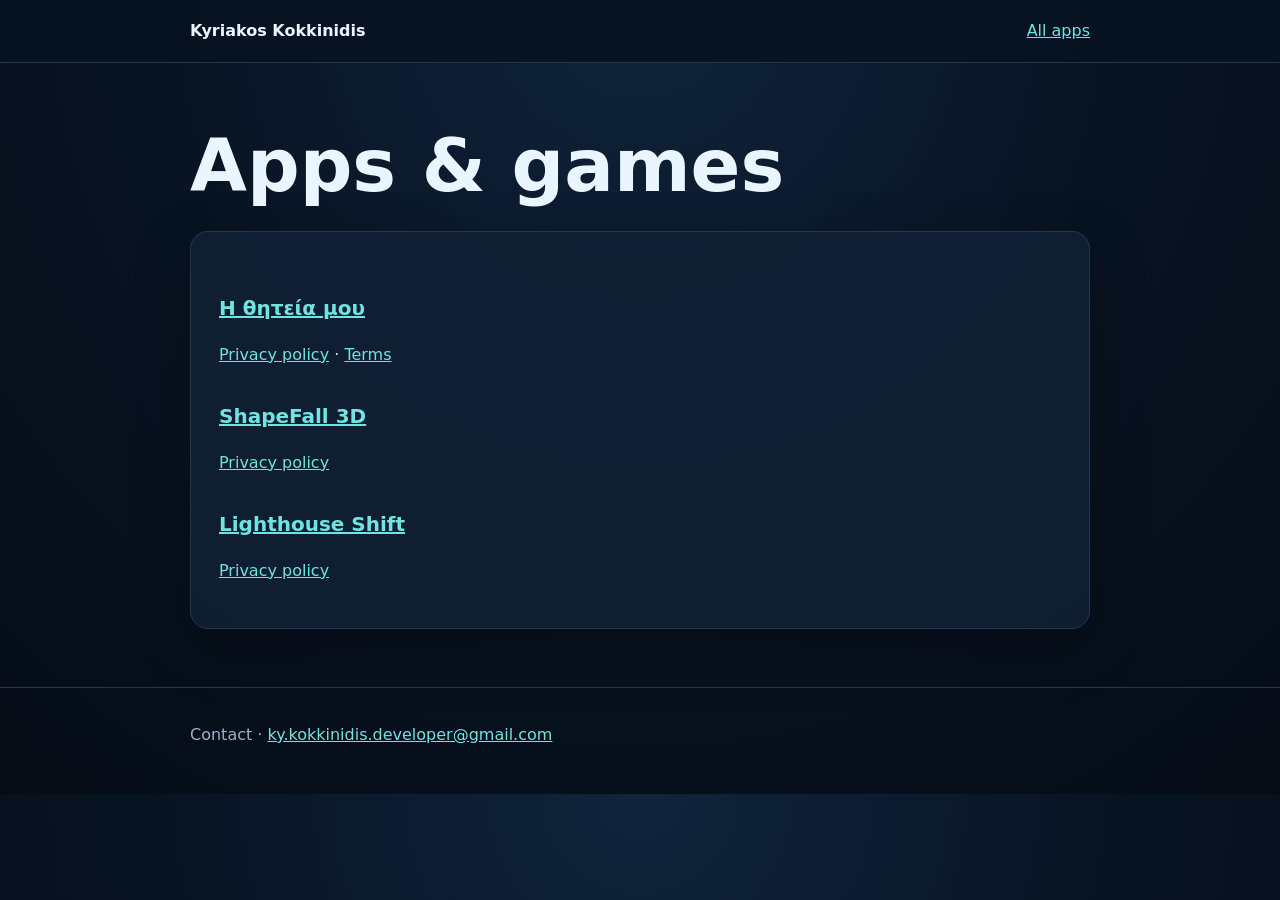
<file: index.html>
<!doctype html>
<html lang="en"><head><meta charset="utf-8"><meta name="viewport" content="width=device-width,initial-scale=1"><title>Apps & games — Kyriakos Kokkinidis</title><link rel="stylesheet" href="shapefall3d/styles.css"></head><body>
<header><div class="wrap"><strong>Kyriakos Kokkinidis</strong><a href="./">All apps</a></div></header>
<main class="wrap"><section class="hero"><h1>Apps & games</h1></section><section class="card"><h2 lang="el"><a href="i-thiteia-mou/">Η θητεία μου</a></h2><p><a href="i-thiteia-mou/privacy.html">Privacy policy</a> · <a href="i-thiteia-mou/terms.html">Terms</a></p><h2><a href="shapefall3d/">ShapeFall 3D</a></h2><p><a href="shapefall3d/privacy.html">Privacy policy</a></p><h2><a href="lighthouseshift/">Lighthouse Shift</a></h2><p><a href="lighthouseshift/privacy.html">Privacy policy</a></p></section></main><footer><div class="wrap">Contact · <a href="mailto:ky.kokkinidis.developer@gmail.com">ky.kokkinidis.developer@gmail.com</a></div></footer></body></html>
</file>
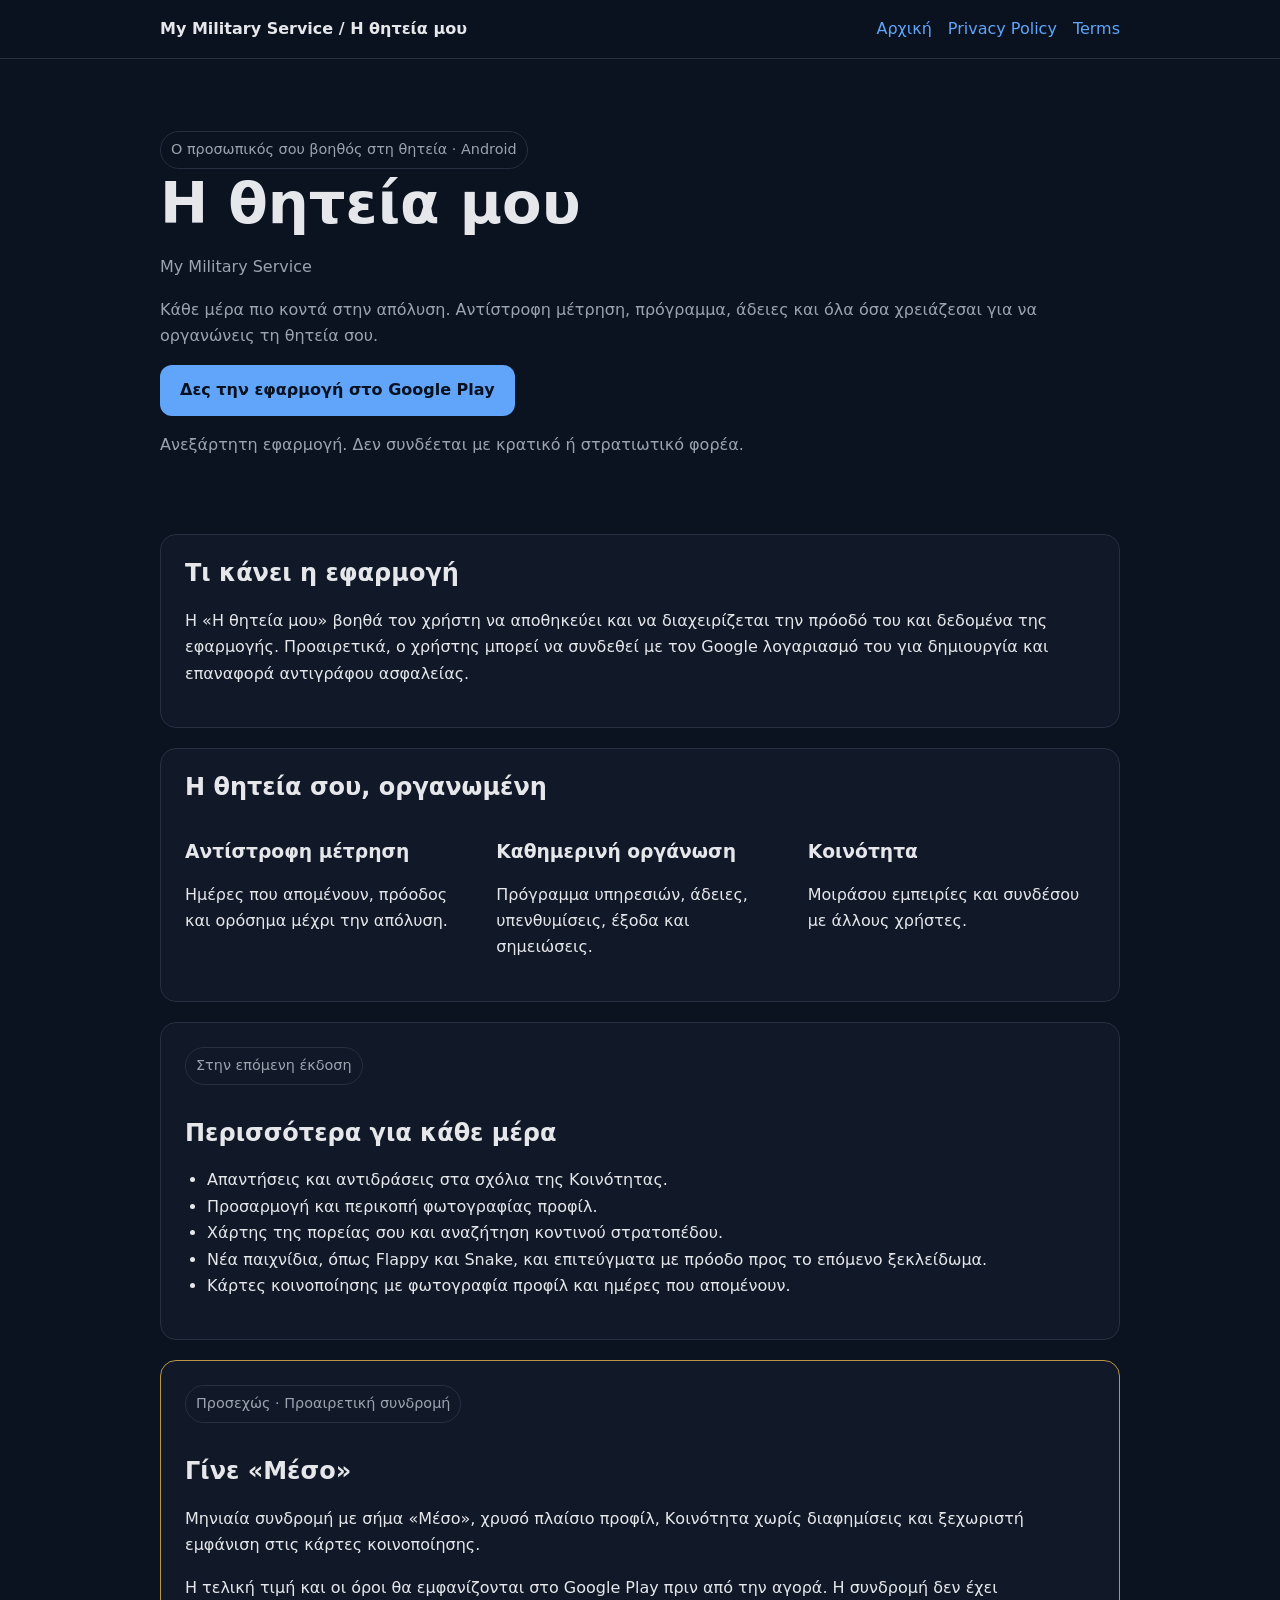
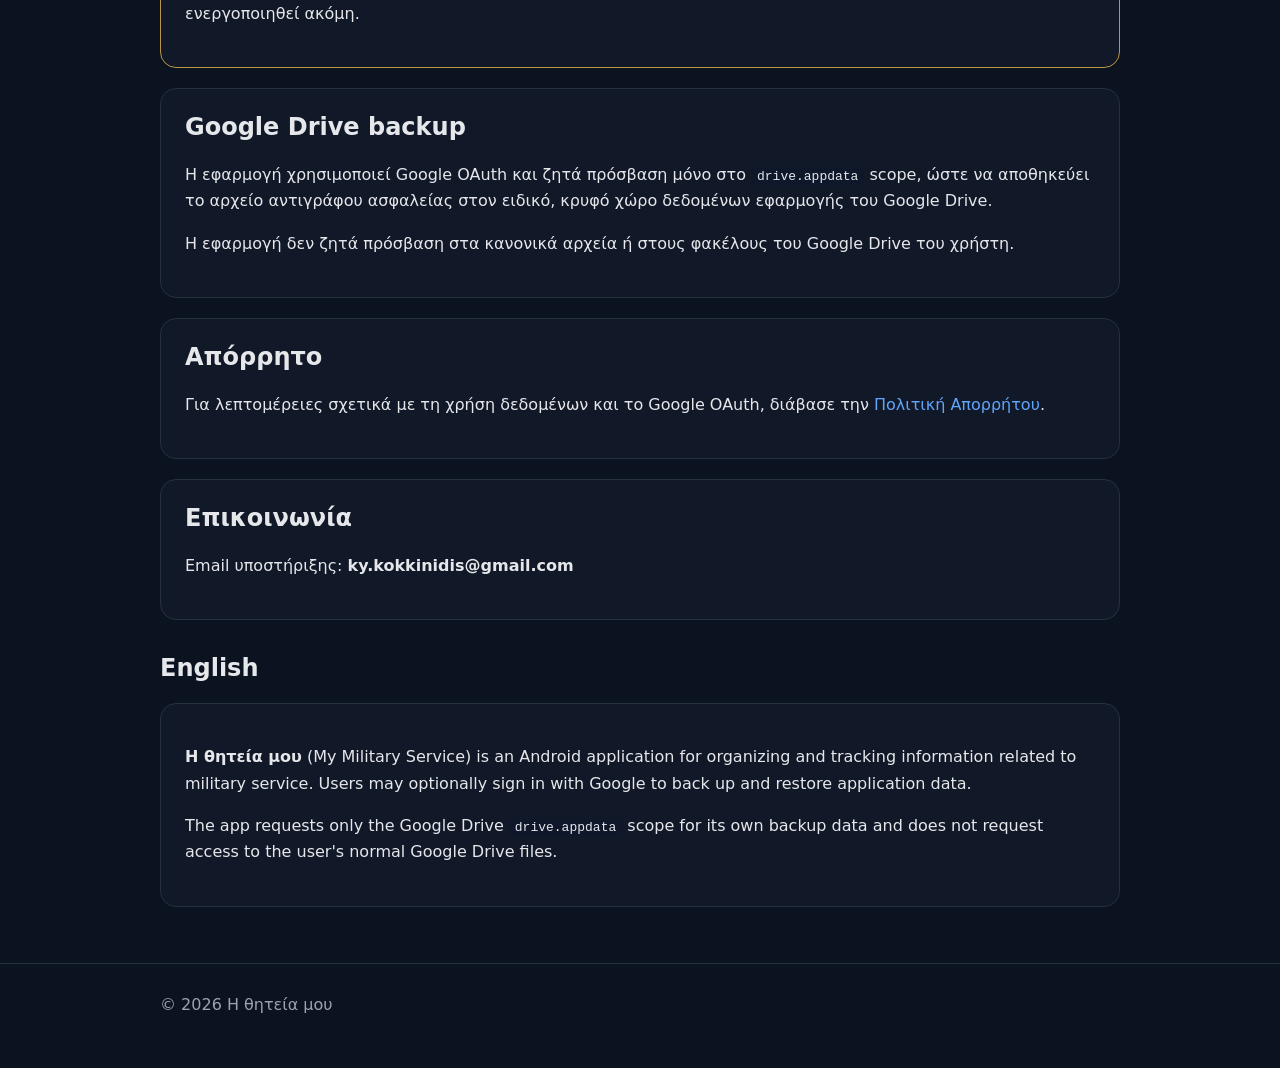
<file: i-thiteia-mou/index.html>
<!doctype html>
<html lang="el">
<head>
  <meta charset="utf-8">
  <meta name="viewport" content="width=device-width,initial-scale=1">
  <meta name="google-site-verification" content="En69V1-WqNW491M5iXir9cw8UQ_1f-vaIfh_tjFpFWw" />
  <title>My Military Service / Η θητεία μου</title>
  <meta name="description" content="Η θητεία μου - εφαρμογή οργάνωσης και παρακολούθησης στρατιωτικής θητείας.">
  <link rel="stylesheet" href="styles.css">
</head>
<body>
<header>
  <div class="container">
    <nav>
      <strong>My Military Service / Η θητεία μου</strong>
      <div class="links">
        <a href="index.html">Αρχική</a>
        <a href="privacy.html">Privacy Policy</a>
        <a href="terms.html">Terms</a>
      </div>
    </nav>
  </div>
</header>
<main class="container">
  <section class="hero">
    <span class="badge">Ο προσωπικός σου βοηθός στη θητεία · Android</span>
    <h1>Η θητεία μου</h1><p class="muted" lang="en">My Military Service</p>
    <p class="muted">Κάθε μέρα πιο κοντά στην απόλυση. Αντίστροφη μέτρηση, πρόγραμμα, άδειες και όλα όσα χρειάζεσαι για να οργανώνεις τη θητεία σου.</p>
  <p><a class="button" href="https://play.google.com/store/apps/details?id=gr.kyriakos.i_thiteia_mou">Δες την εφαρμογή στο Google Play</a></p>
    <p class="muted">Ανεξάρτητη εφαρμογή. Δεν συνδέεται με κρατικό ή στρατιωτικό φορέα.</p>
  </section>
  <section class="card">
    <h2>Τι κάνει η εφαρμογή</h2>
    <p>Η «Η θητεία μου» βοηθά τον χρήστη να αποθηκεύει και να διαχειρίζεται την πρόοδό του και δεδομένα της εφαρμογής. Προαιρετικά, ο χρήστης μπορεί να συνδεθεί με τον Google λογαριασμό του για δημιουργία και επαναφορά αντιγράφου ασφαλείας.</p>
  </section>
<section class="card"><h2>Η θητεία σου, οργανωμένη</h2><div class="feature-grid"><div><h3>Αντίστροφη μέτρηση</h3><p>Ημέρες που απομένουν, πρόοδος και ορόσημα μέχρι την απόλυση.</p></div><div><h3>Καθημερινή οργάνωση</h3><p>Πρόγραμμα υπηρεσιών, άδειες, υπενθυμίσεις, έξοδα και σημειώσεις.</p></div><div><h3>Κοινότητα</h3><p>Μοιράσου εμπειρίες και συνδέσου με άλλους χρήστες.</p></div></div></section>
<section class="card"><span class="badge">Στην επόμενη έκδοση</span><h2>Περισσότερα για κάθε μέρα</h2><ul><li>Απαντήσεις και αντιδράσεις στα σχόλια της Κοινότητας.</li><li>Προσαρμογή και περικοπή φωτογραφίας προφίλ.</li><li>Χάρτης της πορείας σου και αναζήτηση κοντινού στρατοπέδου.</li><li>Νέα παιχνίδια, όπως Flappy και Snake, και επιτεύγματα με πρόοδο προς το επόμενο ξεκλείδωμα.</li><li>Κάρτες κοινοποίησης με φωτογραφία προφίλ και ημέρες που απομένουν.</li></ul></section>
<section class="card membership"><span class="badge">Προσεχώς · Προαιρετική συνδρομή</span><h2>Γίνε «Μέσο»</h2><p>Μηνιαία συνδρομή με σήμα «Μέσο», χρυσό πλαίσιο προφίλ, Κοινότητα χωρίς διαφημίσεις και ξεχωριστή εμφάνιση στις κάρτες κοινοποίησης.</p><p>Η τελική τιμή και οι όροι θα εμφανίζονται στο Google Play πριν από την αγορά. Η συνδρομή δεν έχει ενεργοποιηθεί ακόμη.</p></section>
  <section class="card">
    <h2>Google Drive backup</h2>
    <p>Η εφαρμογή χρησιμοποιεί Google OAuth και ζητά πρόσβαση μόνο στο <code>drive.appdata</code> scope, ώστε να αποθηκεύει το αρχείο αντιγράφου ασφαλείας στον ειδικό, κρυφό χώρο δεδομένων εφαρμογής του Google Drive.</p>
    <p>Η εφαρμογή δεν ζητά πρόσβαση στα κανονικά αρχεία ή στους φακέλους του Google Drive του χρήστη.</p>
  </section>
  <section class="card">
    <h2>Απόρρητο</h2>
    <p>Για λεπτομέρειες σχετικά με τη χρήση δεδομένων και το Google OAuth, διάβασε την <a href="privacy.html">Πολιτική Απορρήτου</a>.</p>
  </section>
  <section class="card">
    <h2>Επικοινωνία</h2>
    <p>Email υποστήριξης: <strong>ky.kokkinidis@gmail.com</strong></p>
  </section>
  <section class="lang-block">
    <h2>English</h2>
    <div class="card">
      <p><strong>Η θητεία μου</strong> (My Military Service) is an Android application for organizing and tracking information related to military service. Users may optionally sign in with Google to back up and restore application data.</p>
      <p>The app requests only the Google Drive <code>drive.appdata</code> scope for its own backup data and does not request access to the user's normal Google Drive files.</p>
    </div>
  </section>
</main>
<footer><div class="container">© 2026 Η θητεία μου</div></footer>
</body>
</html>
</file>
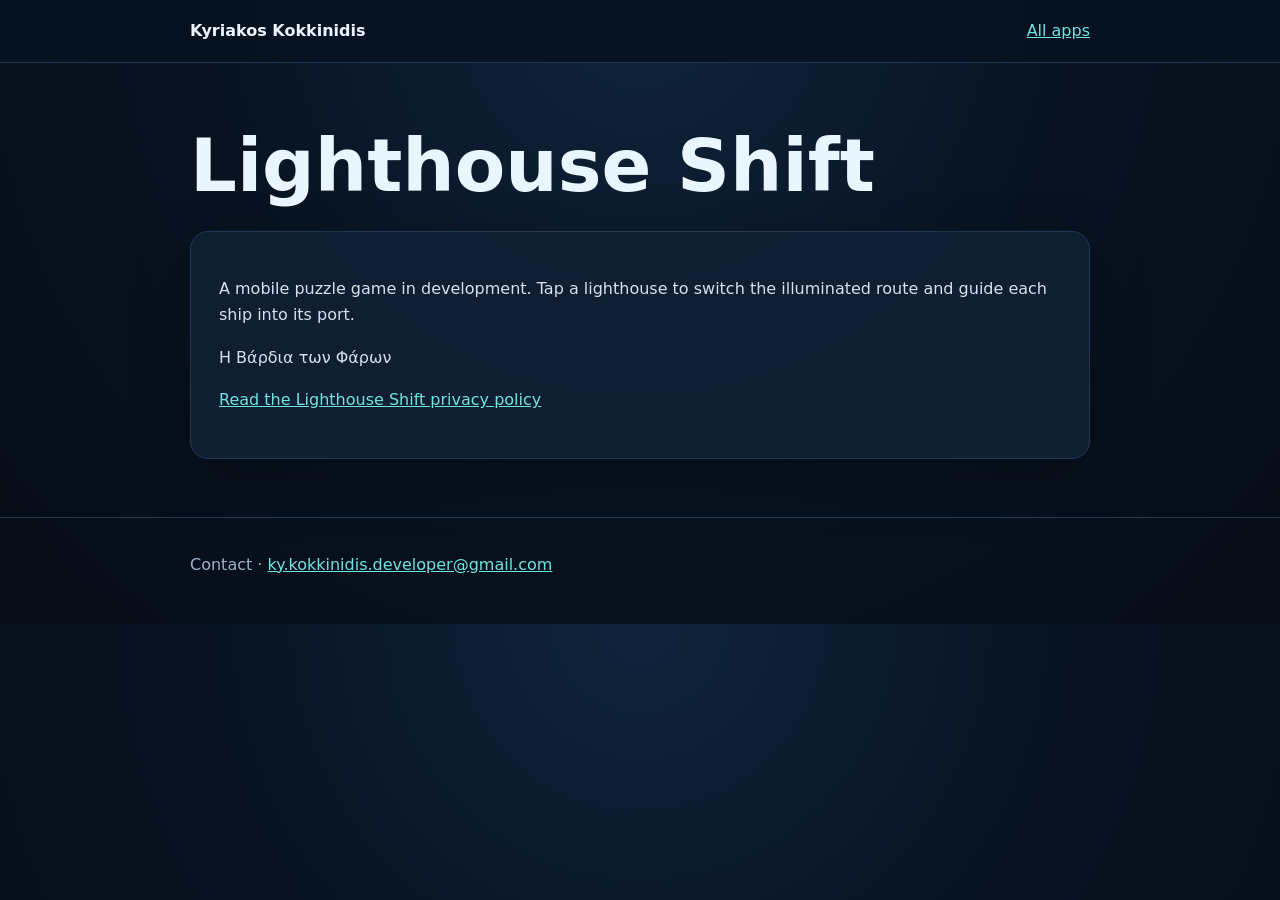
<file: lighthouseshift/index.html>
<!doctype html>
<html lang="en"><head><meta charset="utf-8"><meta name="viewport" content="width=device-width,initial-scale=1"><title>Lighthouse Shift — Kyriakos Kokkinidis</title><link rel="stylesheet" href="../shapefall3d/styles.css"></head><body>
<header><div class="wrap"><strong>Kyriakos Kokkinidis</strong><a href="../">All apps</a></div></header>
<main class="wrap"><section class="hero"><h1>Lighthouse Shift</h1></section><section class="card"><p>A mobile puzzle game in development. Tap a lighthouse to switch the illuminated route and guide each ship into its port.</p><p lang="el">Η Βάρδια των Φάρων</p><p><a href="privacy.html">Read the Lighthouse Shift privacy policy</a></p></section></main><footer><div class="wrap">Contact · <a href="mailto:ky.kokkinidis.developer@gmail.com">ky.kokkinidis.developer@gmail.com</a></div></footer></body></html>
</file>
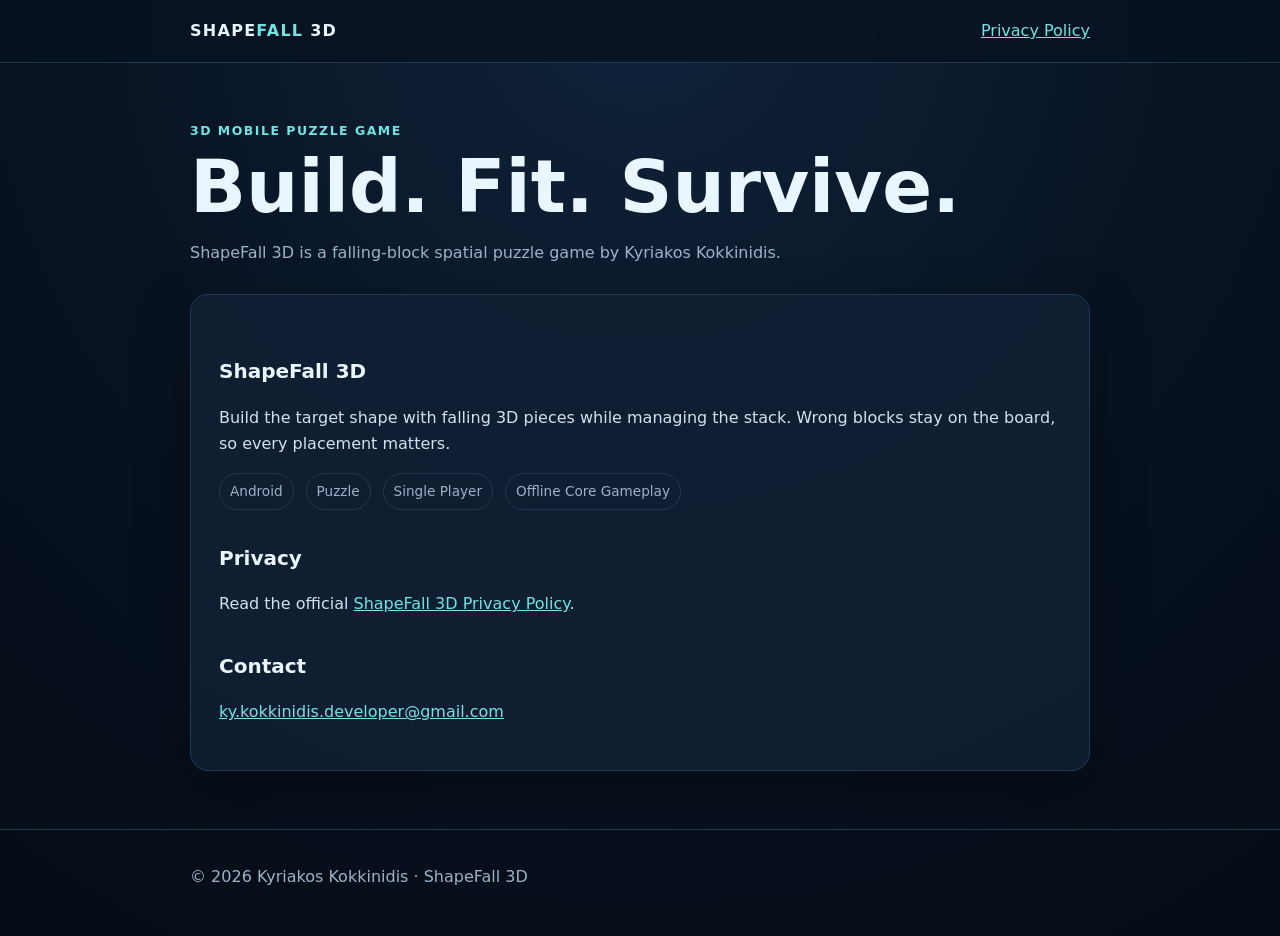
<file: shapefall3d/index.html>
<!doctype html>
<html lang="en">
<head>
  <meta charset="utf-8">
  <meta name="viewport" content="width=device-width,initial-scale=1">
  <title>ShapeFall 3D — Kyriakos Kokkinidis</title>
  <meta name="description" content="Official information and privacy resources for ShapeFall 3D.">
  <link rel="stylesheet" href="styles.css">
</head>
<body>
<header><div class="wrap"><div class="brand">SHAPE<span class="accent">FALL</span> 3D</div><a href="privacy.html">Privacy Policy</a></div></header>
<main class="wrap">
  <section class="hero">
    <div class="eyebrow">3D Mobile Puzzle Game</div>
    <h1>Build. Fit. Survive.</h1>
    <p class="muted">ShapeFall 3D is a falling-block spatial puzzle game by Kyriakos Kokkinidis.</p>
  </section>
  <section class="card">
    <h2>ShapeFall 3D</h2>
    <p>Build the target shape with falling 3D pieces while managing the stack. Wrong blocks stay on the board, so every placement matters.</p>
    <div class="meta"><span class="pill">Android</span><span class="pill">Puzzle</span><span class="pill">Single Player</span><span class="pill">Offline Core Gameplay</span></div>
    <h2>Privacy</h2>
    <p>Read the official <a href="privacy.html">ShapeFall 3D Privacy Policy</a>.</p>
    <h2>Contact</h2>
    <p><a href="mailto:ky.kokkinidis.developer@gmail.com">ky.kokkinidis.developer@gmail.com</a></p>
  </section>
</main>
<footer><div class="wrap">© 2026 Kyriakos Kokkinidis · ShapeFall 3D</div></footer>
</body>
</html>
</file>
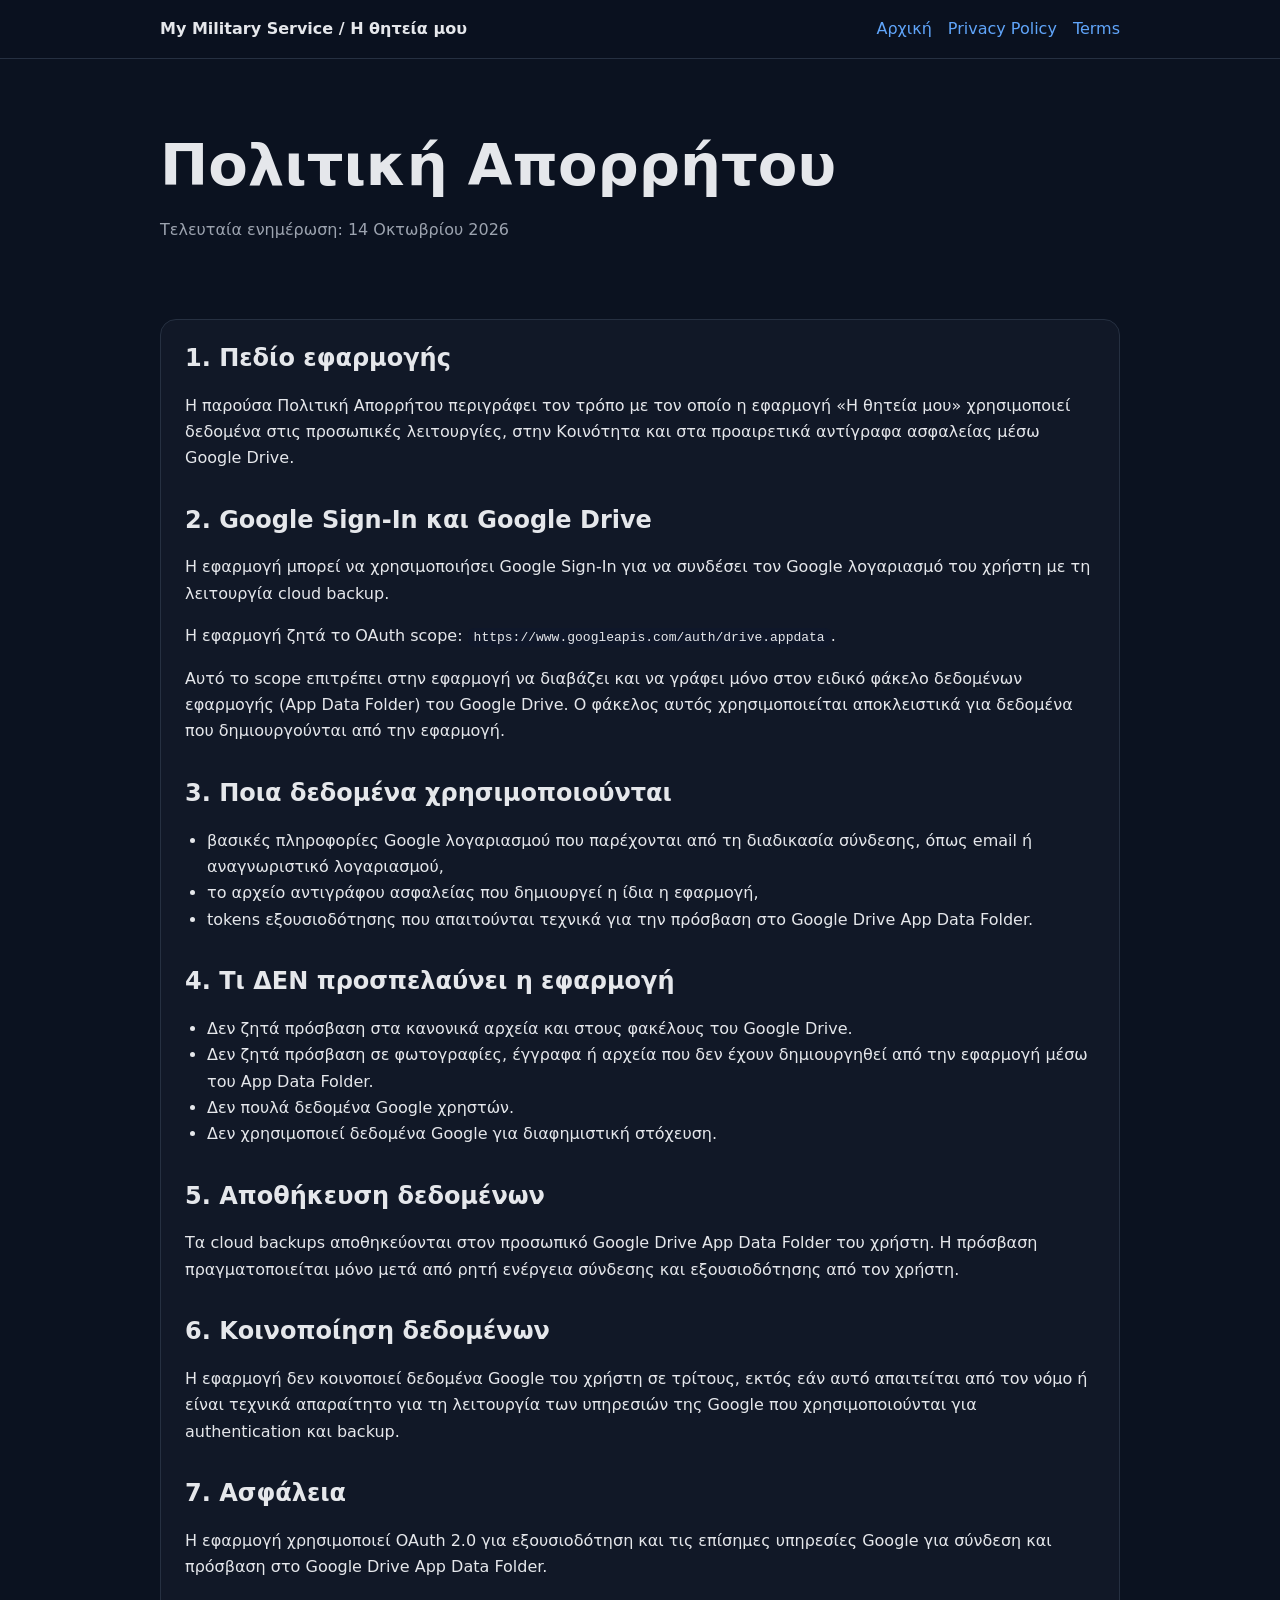
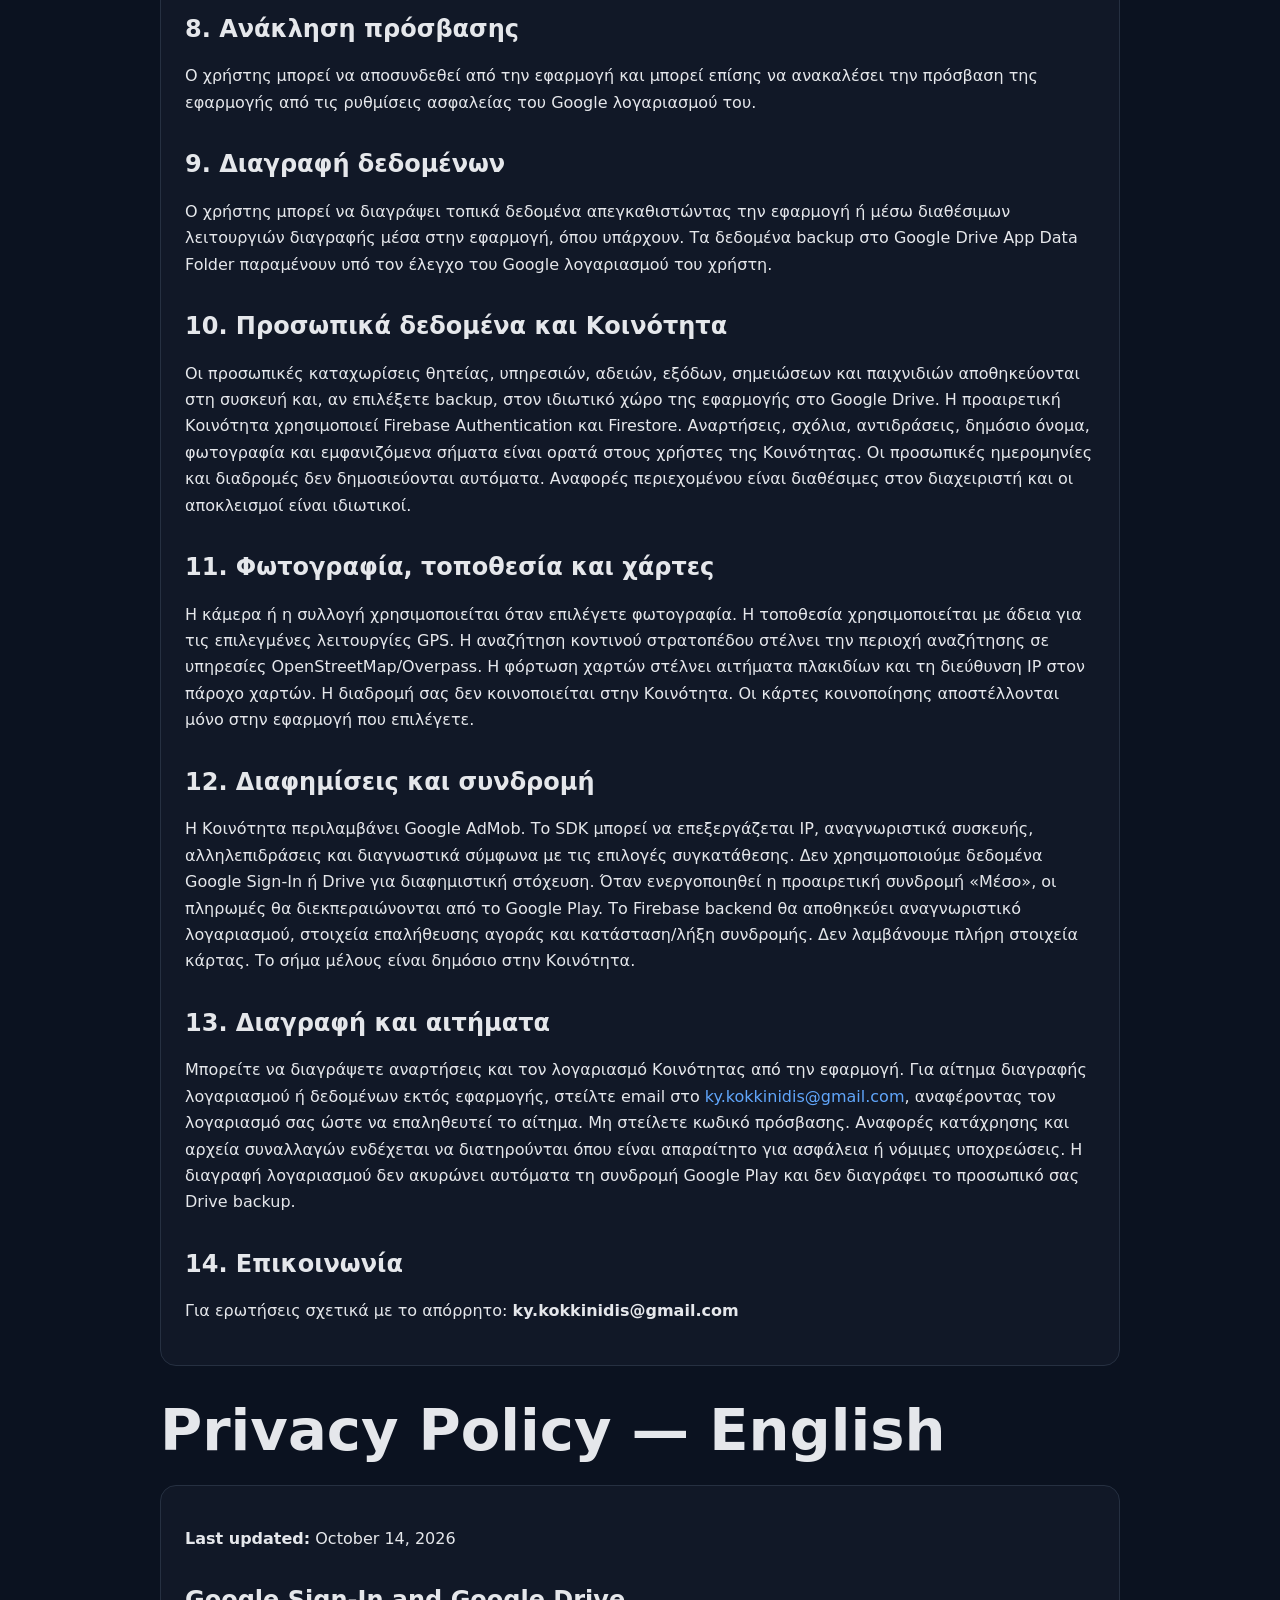
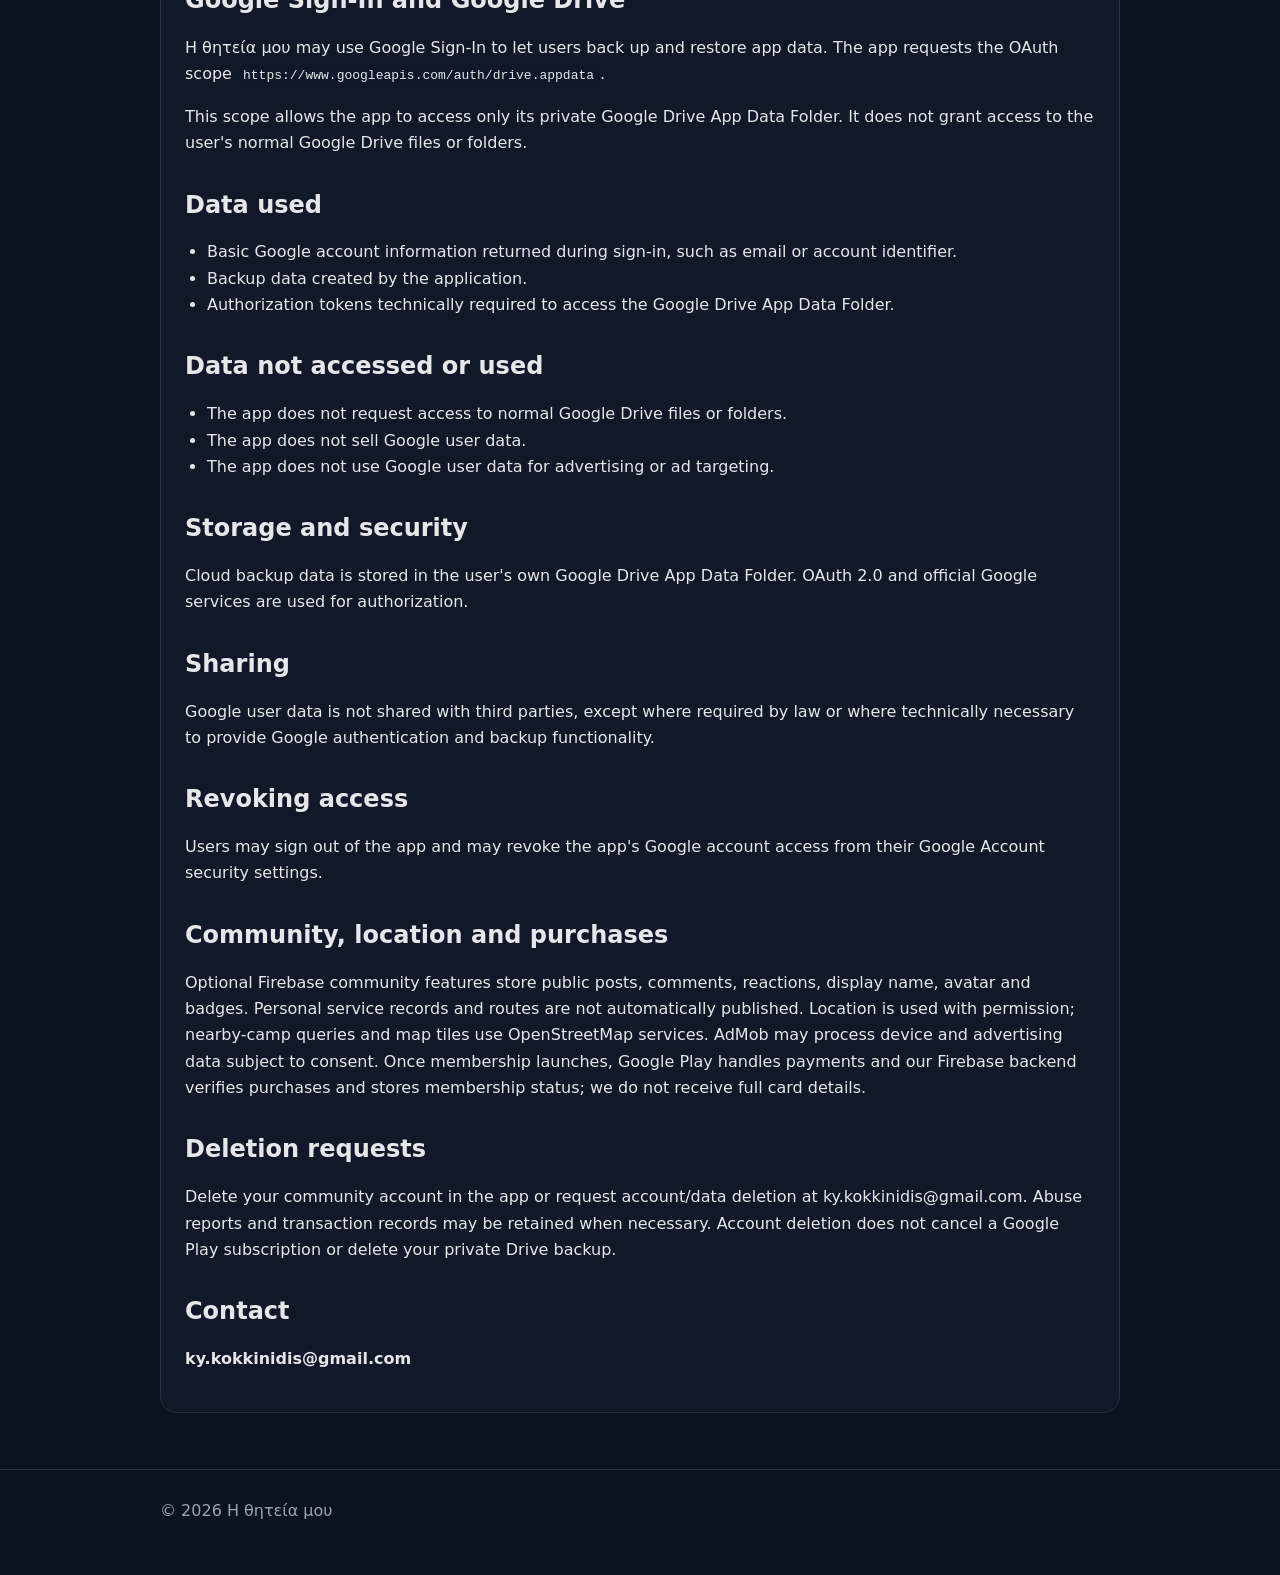
<file: i-thiteia-mou/privacy.html>
<!doctype html>
<html lang="el">
<head>
  <meta charset="utf-8">
  <meta name="viewport" content="width=device-width,initial-scale=1">
  <title>Privacy Policy - Η θητεία μου</title>
  <link rel="stylesheet" href="styles.css">
</head>
<body>
<header>
  <div class="container">
    <nav>
      <strong>My Military Service / Η θητεία μου</strong>
      <div class="links">
        <a href="index.html">Αρχική</a>
        <a href="privacy.html">Privacy Policy</a>
        <a href="terms.html">Terms</a>
      </div>
    </nav>
  </div>
</header>
<main class="container">
  <section class="hero">
    <h1>Πολιτική Απορρήτου</h1>
    <p class="muted">Τελευταία ενημέρωση: 14 Οκτωβρίου 2026</p>
  </section>
  <div class="card">
    <h2>1. Πεδίο εφαρμογής</h2>
    <p>Η παρούσα Πολιτική Απορρήτου περιγράφει τον τρόπο με τον οποίο η εφαρμογή «Η θητεία μου» χρησιμοποιεί δεδομένα στις προσωπικές λειτουργίες, στην Κοινότητα και στα προαιρετικά αντίγραφα ασφαλείας μέσω Google Drive.</p>
    <h2>2. Google Sign-In και Google Drive</h2>
    <p>Η εφαρμογή μπορεί να χρησιμοποιήσει Google Sign-In για να συνδέσει τον Google λογαριασμό του χρήστη με τη λειτουργία cloud backup.</p>
    <p>Η εφαρμογή ζητά το OAuth scope: <code>https://www.googleapis.com/auth/drive.appdata</code>.</p>
    <p>Αυτό το scope επιτρέπει στην εφαρμογή να διαβάζει και να γράφει μόνο στον ειδικό φάκελο δεδομένων εφαρμογής (App Data Folder) του Google Drive. Ο φάκελος αυτός χρησιμοποιείται αποκλειστικά για δεδομένα που δημιουργούνται από την εφαρμογή.</p>
    <h2>3. Ποια δεδομένα χρησιμοποιούνται</h2>
    <ul>
      <li>βασικές πληροφορίες Google λογαριασμού που παρέχονται από τη διαδικασία σύνδεσης, όπως email ή αναγνωριστικό λογαριασμού,</li>
      <li>το αρχείο αντιγράφου ασφαλείας που δημιουργεί η ίδια η εφαρμογή,</li>
      <li>tokens εξουσιοδότησης που απαιτούνται τεχνικά για την πρόσβαση στο Google Drive App Data Folder.</li>
    </ul>
    <h2>4. Τι ΔΕΝ προσπελαύνει η εφαρμογή</h2>
    <ul>
      <li>Δεν ζητά πρόσβαση στα κανονικά αρχεία και στους φακέλους του Google Drive.</li>
      <li>Δεν ζητά πρόσβαση σε φωτογραφίες, έγγραφα ή αρχεία που δεν έχουν δημιουργηθεί από την εφαρμογή μέσω του App Data Folder.</li>
      <li>Δεν πουλά δεδομένα Google χρηστών.</li>
      <li>Δεν χρησιμοποιεί δεδομένα Google για διαφημιστική στόχευση.</li>
    </ul>
    <h2>5. Αποθήκευση δεδομένων</h2>
    <p>Τα cloud backups αποθηκεύονται στον προσωπικό Google Drive App Data Folder του χρήστη. Η πρόσβαση πραγματοποιείται μόνο μετά από ρητή ενέργεια σύνδεσης και εξουσιοδότησης από τον χρήστη.</p>
    <h2>6. Κοινοποίηση δεδομένων</h2>
    <p>Η εφαρμογή δεν κοινοποιεί δεδομένα Google του χρήστη σε τρίτους, εκτός εάν αυτό απαιτείται από τον νόμο ή είναι τεχνικά απαραίτητο για τη λειτουργία των υπηρεσιών της Google που χρησιμοποιούνται για authentication και backup.</p>
    <h2>7. Ασφάλεια</h2>
    <p>Η εφαρμογή χρησιμοποιεί OAuth 2.0 για εξουσιοδότηση και τις επίσημες υπηρεσίες Google για σύνδεση και πρόσβαση στο Google Drive App Data Folder.</p>
    <h2>8. Ανάκληση πρόσβασης</h2>
    <p>Ο χρήστης μπορεί να αποσυνδεθεί από την εφαρμογή και μπορεί επίσης να ανακαλέσει την πρόσβαση της εφαρμογής από τις ρυθμίσεις ασφαλείας του Google λογαριασμού του.</p>
    <h2>9. Διαγραφή δεδομένων</h2>
    <p>Ο χρήστης μπορεί να διαγράψει τοπικά δεδομένα απεγκαθιστώντας την εφαρμογή ή μέσω διαθέσιμων λειτουργιών διαγραφής μέσα στην εφαρμογή, όπου υπάρχουν. Τα δεδομένα backup στο Google Drive App Data Folder παραμένουν υπό τον έλεγχο του Google λογαριασμού του χρήστη.</p>
<h2>10. Προσωπικά δεδομένα και Κοινότητα</h2><p>Οι προσωπικές καταχωρίσεις θητείας, υπηρεσιών, αδειών, εξόδων, σημειώσεων και παιχνιδιών αποθηκεύονται στη συσκευή και, αν επιλέξετε backup, στον ιδιωτικό χώρο της εφαρμογής στο Google Drive. Η προαιρετική Κοινότητα χρησιμοποιεί Firebase Authentication και Firestore. Αναρτήσεις, σχόλια, αντιδράσεις, δημόσιο όνομα, φωτογραφία και εμφανιζόμενα σήματα είναι ορατά στους χρήστες της Κοινότητας. Οι προσωπικές ημερομηνίες και διαδρομές δεν δημοσιεύονται αυτόματα. Αναφορές περιεχομένου είναι διαθέσιμες στον διαχειριστή και οι αποκλεισμοί είναι ιδιωτικοί.</p>
<h2>11. Φωτογραφία, τοποθεσία και χάρτες</h2><p>Η κάμερα ή η συλλογή χρησιμοποιείται όταν επιλέγετε φωτογραφία. Η τοποθεσία χρησιμοποιείται με άδεια για τις επιλεγμένες λειτουργίες GPS. Η αναζήτηση κοντινού στρατοπέδου στέλνει την περιοχή αναζήτησης σε υπηρεσίες OpenStreetMap/Overpass. Η φόρτωση χαρτών στέλνει αιτήματα πλακιδίων και τη διεύθυνση IP στον πάροχο χαρτών. Η διαδρομή σας δεν κοινοποιείται στην Κοινότητα. Οι κάρτες κοινοποίησης αποστέλλονται μόνο στην εφαρμογή που επιλέγετε.</p>
<h2>12. Διαφημίσεις και συνδρομή</h2><p>Η Κοινότητα περιλαμβάνει Google AdMob. Το SDK μπορεί να επεξεργάζεται IP, αναγνωριστικά συσκευής, αλληλεπιδράσεις και διαγνωστικά σύμφωνα με τις επιλογές συγκατάθεσης. Δεν χρησιμοποιούμε δεδομένα Google Sign-In ή Drive για διαφημιστική στόχευση. Όταν ενεργοποιηθεί η προαιρετική συνδρομή «Μέσο», οι πληρωμές θα διεκπεραιώνονται από το Google Play. Το Firebase backend θα αποθηκεύει αναγνωριστικό λογαριασμού, στοιχεία επαλήθευσης αγοράς και κατάσταση/λήξη συνδρομής. Δεν λαμβάνουμε πλήρη στοιχεία κάρτας. Το σήμα μέλους είναι δημόσιο στην Κοινότητα.</p>
<h2>13. Διαγραφή και αιτήματα</h2><p>Μπορείτε να διαγράψετε αναρτήσεις και τον λογαριασμό Κοινότητας από την εφαρμογή. Για αίτημα διαγραφής λογαριασμού ή δεδομένων εκτός εφαρμογής, στείλτε email στο <a href="mailto:ky.kokkinidis@gmail.com?subject=Αίτημα%20διαγραφής">ky.kokkinidis@gmail.com</a>, αναφέροντας τον λογαριασμό σας ώστε να επαληθευτεί το αίτημα. Μη στείλετε κωδικό πρόσβασης. Αναφορές κατάχρησης και αρχεία συναλλαγών ενδέχεται να διατηρούνται όπου είναι απαραίτητο για ασφάλεια ή νόμιμες υποχρεώσεις. Η διαγραφή λογαριασμού δεν ακυρώνει αυτόματα τη συνδρομή Google Play και δεν διαγράφει το προσωπικό σας Drive backup.</p>    <h2>14. Επικοινωνία</h2>
    <p>Για ερωτήσεις σχετικά με το απόρρητο: <strong>ky.kokkinidis@gmail.com</strong></p>
  </div>
  <section class="lang-block">
    <h1>Privacy Policy — English</h1>
    <div class="card">
      <p><strong>Last updated:</strong> October 14, 2026</p>
      <h2>Google Sign-In and Google Drive</h2>
      <p>Η θητεία μου may use Google Sign-In to let users back up and restore app data. The app requests the OAuth scope <code>https://www.googleapis.com/auth/drive.appdata</code>.</p>
      <p>This scope allows the app to access only its private Google Drive App Data Folder. It does not grant access to the user's normal Google Drive files or folders.</p>
      <h2>Data used</h2>
      <ul>
        <li>Basic Google account information returned during sign-in, such as email or account identifier.</li>
        <li>Backup data created by the application.</li>
        <li>Authorization tokens technically required to access the Google Drive App Data Folder.</li>
      </ul>
      <h2>Data not accessed or used</h2>
      <ul>
        <li>The app does not request access to normal Google Drive files or folders.</li>
        <li>The app does not sell Google user data.</li>
        <li>The app does not use Google user data for advertising or ad targeting.</li>
      </ul>
      <h2>Storage and security</h2>
      <p>Cloud backup data is stored in the user's own Google Drive App Data Folder. OAuth 2.0 and official Google services are used for authorization.</p>
      <h2>Sharing</h2>
      <p>Google user data is not shared with third parties, except where required by law or where technically necessary to provide Google authentication and backup functionality.</p>
      <h2>Revoking access</h2>
      <p>Users may sign out of the app and may revoke the app's Google account access from their Google Account security settings.</p>
      <h2>Community, location and purchases</h2><p>Optional Firebase community features store public posts, comments, reactions, display name, avatar and badges. Personal service records and routes are not automatically published. Location is used with permission; nearby-camp queries and map tiles use OpenStreetMap services. AdMob may process device and advertising data subject to consent. Once membership launches, Google Play handles payments and our Firebase backend verifies purchases and stores membership status; we do not receive full card details.</p><h2>Deletion requests</h2><p>Delete your community account in the app or request account/data deletion at ky.kokkinidis@gmail.com. Abuse reports and transaction records may be retained when necessary. Account deletion does not cancel a Google Play subscription or delete your private Drive backup.</p><h2>Contact</h2>
      <p><strong>ky.kokkinidis@gmail.com</strong></p>
    </div>
  </section>
</main>
<footer><div class="container">© 2026 Η θητεία μου</div></footer>
</body>
</html>
</file>
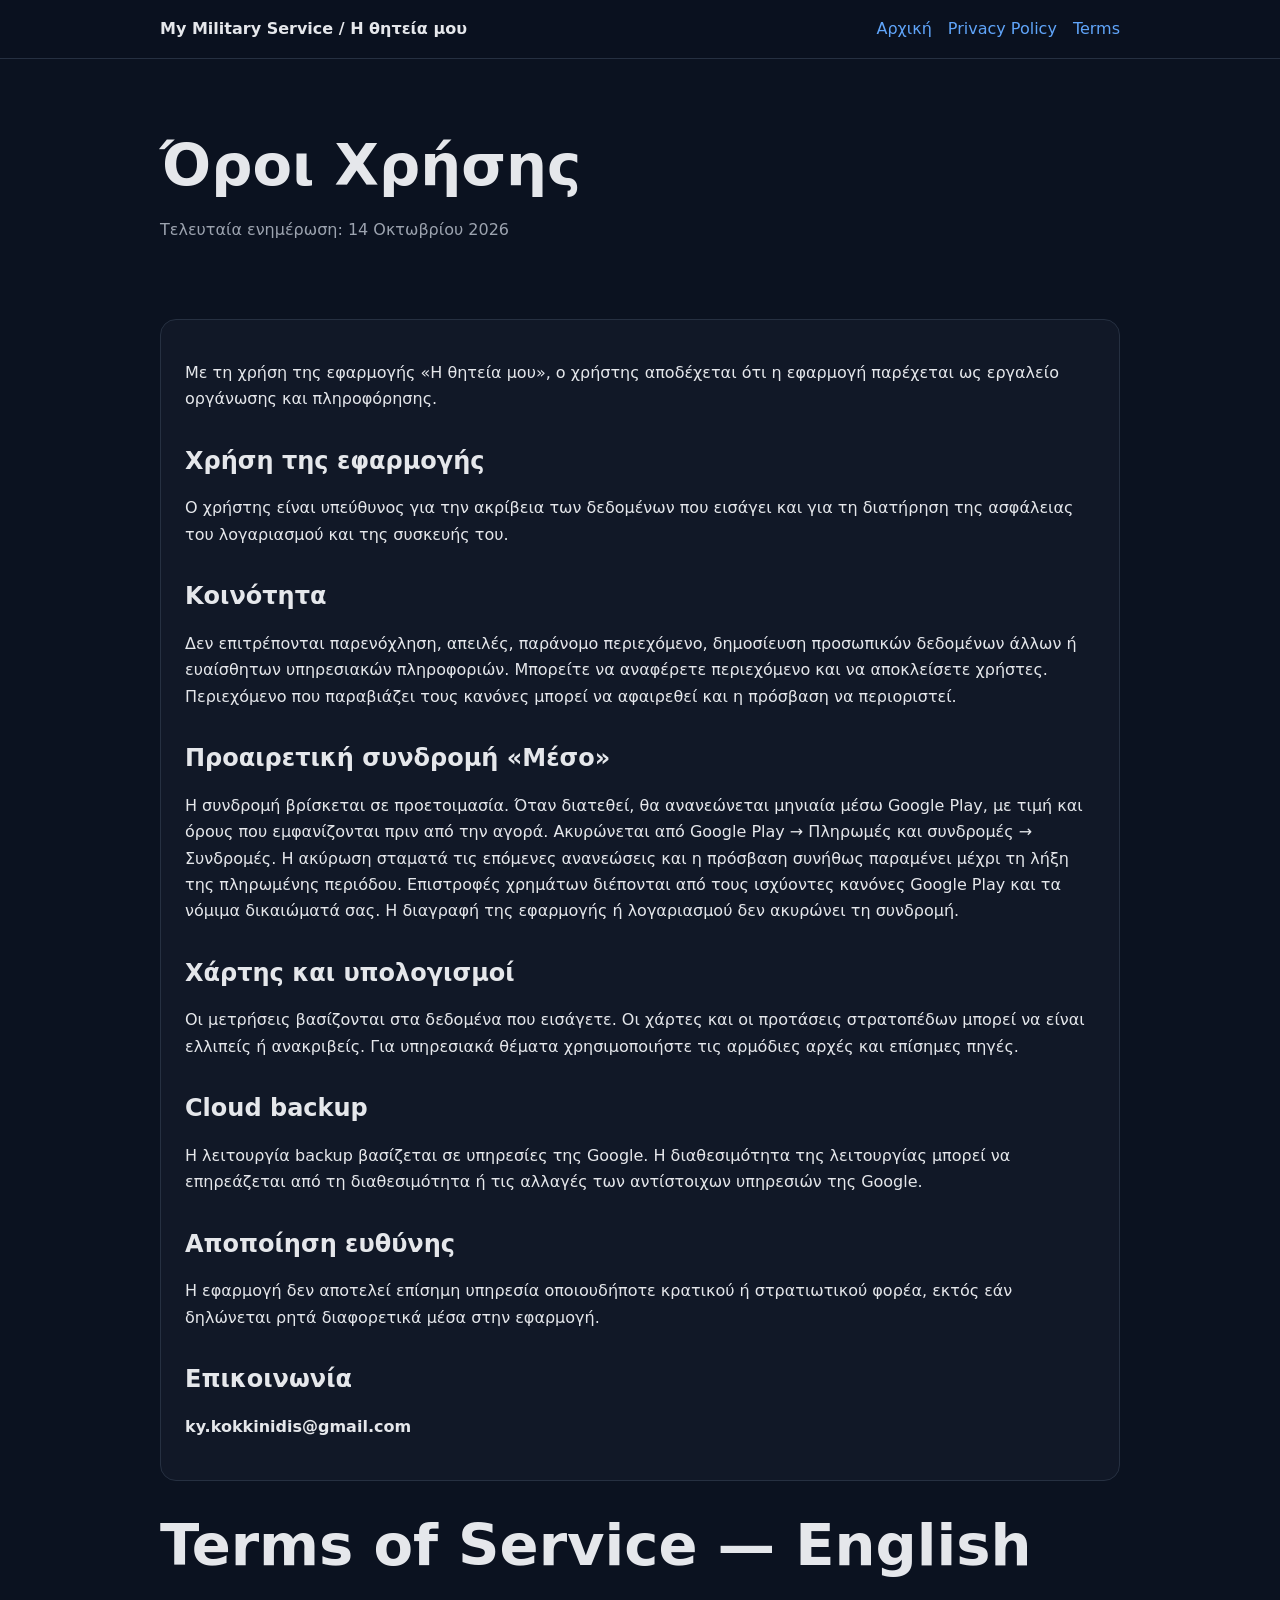
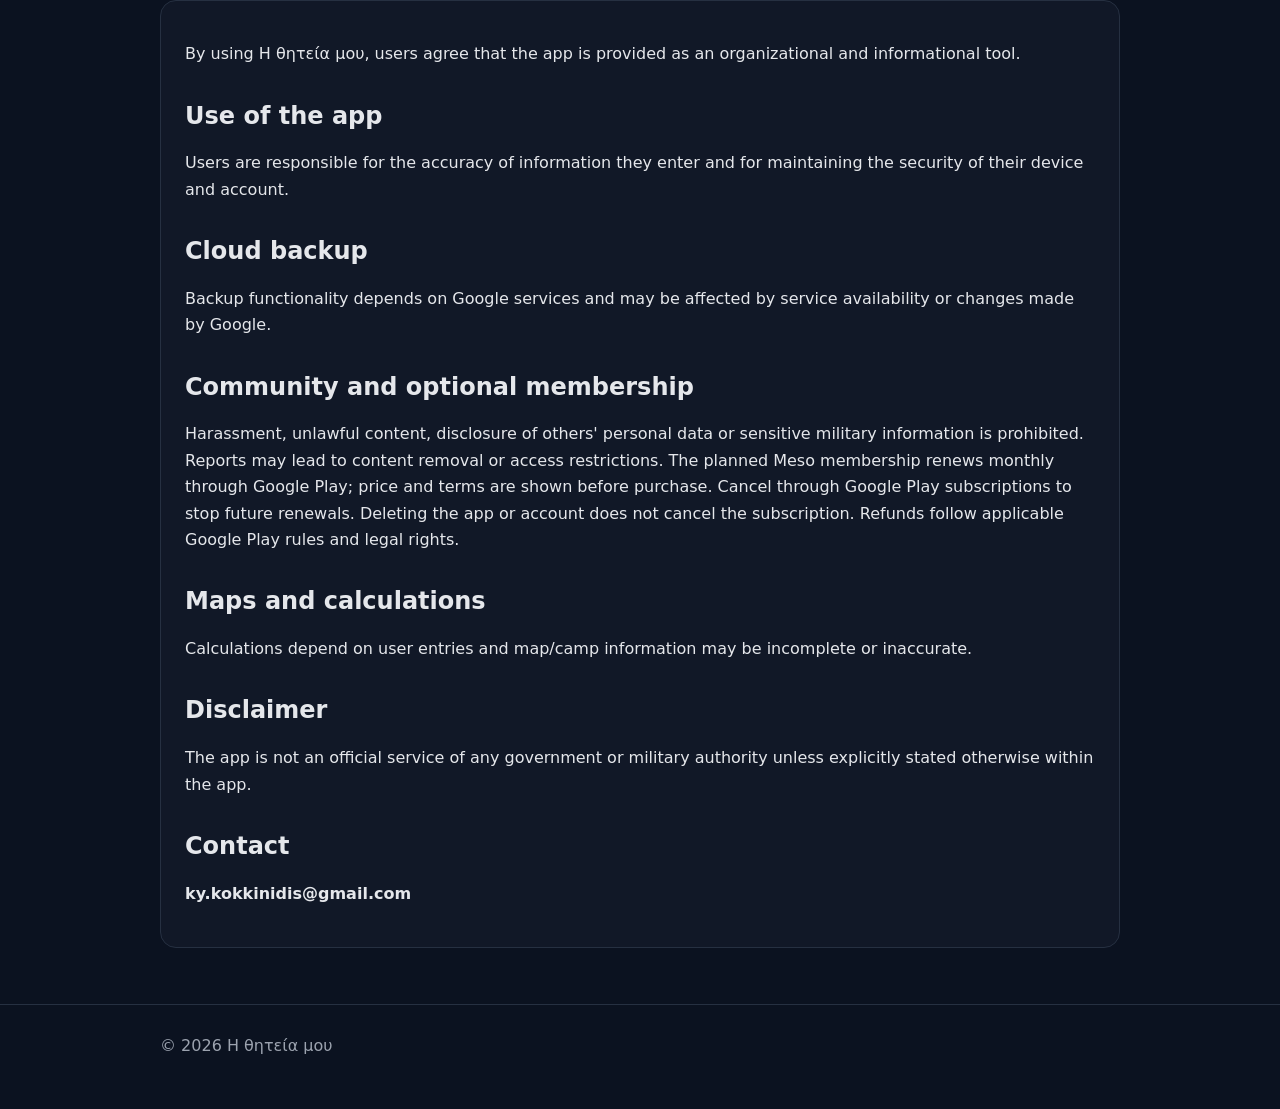
<file: i-thiteia-mou/terms.html>
<!doctype html>
<html lang="el">
<head>
  <meta charset="utf-8">
  <meta name="viewport" content="width=device-width,initial-scale=1">
  <title>Terms of Service - Η θητεία μου</title>
  <link rel="stylesheet" href="styles.css">
</head>
<body>
<header>
  <div class="container">
    <nav>
      <strong>My Military Service / Η θητεία μου</strong>
      <div class="links">
        <a href="index.html">Αρχική</a>
        <a href="privacy.html">Privacy Policy</a>
        <a href="terms.html">Terms</a>
      </div>
    </nav>
  </div>
</header>
<main class="container">
  <section class="hero">
    <h1>Όροι Χρήσης</h1>
    <p class="muted">Τελευταία ενημέρωση: 14 Οκτωβρίου 2026</p>
  </section>
  <div class="card">
    <p>Με τη χρήση της εφαρμογής «Η θητεία μου», ο χρήστης αποδέχεται ότι η εφαρμογή παρέχεται ως εργαλείο οργάνωσης και πληροφόρησης.</p>
    <h2>Χρήση της εφαρμογής</h2>
    <p>Ο χρήστης είναι υπεύθυνος για την ακρίβεια των δεδομένων που εισάγει και για τη διατήρηση της ασφάλειας του λογαριασμού και της συσκευής του.</p>
<h2>Κοινότητα</h2><p>Δεν επιτρέπονται παρενόχληση, απειλές, παράνομο περιεχόμενο, δημοσίευση προσωπικών δεδομένων άλλων ή ευαίσθητων υπηρεσιακών πληροφοριών. Μπορείτε να αναφέρετε περιεχόμενο και να αποκλείσετε χρήστες. Περιεχόμενο που παραβιάζει τους κανόνες μπορεί να αφαιρεθεί και η πρόσβαση να περιοριστεί.</p><h2>Προαιρετική συνδρομή «Μέσο»</h2><p>Η συνδρομή βρίσκεται σε προετοιμασία. Όταν διατεθεί, θα ανανεώνεται μηνιαία μέσω Google Play, με τιμή και όρους που εμφανίζονται πριν από την αγορά. Ακυρώνεται από Google Play → Πληρωμές και συνδρομές → Συνδρομές. Η ακύρωση σταματά τις επόμενες ανανεώσεις και η πρόσβαση συνήθως παραμένει μέχρι τη λήξη της πληρωμένης περιόδου. Επιστροφές χρημάτων διέπονται από τους ισχύοντες κανόνες Google Play και τα νόμιμα δικαιώματά σας. Η διαγραφή της εφαρμογής ή λογαριασμού δεν ακυρώνει τη συνδρομή.</p><h2>Χάρτης και υπολογισμοί</h2><p>Οι μετρήσεις βασίζονται στα δεδομένα που εισάγετε. Οι χάρτες και οι προτάσεις στρατοπέδων μπορεί να είναι ελλιπείς ή ανακριβείς. Για υπηρεσιακά θέματα χρησιμοποιήστε τις αρμόδιες αρχές και επίσημες πηγές.</p>    <h2>Cloud backup</h2>
    <p>Η λειτουργία backup βασίζεται σε υπηρεσίες της Google. Η διαθεσιμότητα της λειτουργίας μπορεί να επηρεάζεται από τη διαθεσιμότητα ή τις αλλαγές των αντίστοιχων υπηρεσιών της Google.</p>
    <h2>Αποποίηση ευθύνης</h2>
    <p>Η εφαρμογή δεν αποτελεί επίσημη υπηρεσία οποιουδήποτε κρατικού ή στρατιωτικού φορέα, εκτός εάν δηλώνεται ρητά διαφορετικά μέσα στην εφαρμογή.</p>
    <h2>Επικοινωνία</h2>
    <p><strong>ky.kokkinidis@gmail.com</strong></p>
  </div>
  <section class="lang-block">
    <h1>Terms of Service — English</h1>
    <div class="card">
      <p>By using Η θητεία μου, users agree that the app is provided as an organizational and informational tool.</p>
      <h2>Use of the app</h2>
      <p>Users are responsible for the accuracy of information they enter and for maintaining the security of their device and account.</p>
      <h2>Cloud backup</h2>
      <p>Backup functionality depends on Google services and may be affected by service availability or changes made by Google.</p>
<h2>Community and optional membership</h2><p>Harassment, unlawful content, disclosure of others' personal data or sensitive military information is prohibited. Reports may lead to content removal or access restrictions. The planned Meso membership renews monthly through Google Play; price and terms are shown before purchase. Cancel through Google Play subscriptions to stop future renewals. Deleting the app or account does not cancel the subscription. Refunds follow applicable Google Play rules and legal rights.</p><h2>Maps and calculations</h2><p>Calculations depend on user entries and map/camp information may be incomplete or inaccurate.</p>      <h2>Disclaimer</h2>
      <p>The app is not an official service of any government or military authority unless explicitly stated otherwise within the app.</p>
      <h2>Contact</h2>
      <p><strong>ky.kokkinidis@gmail.com</strong></p>
    </div>
  </section>
</main>
<footer><div class="container">© 2026 Η θητεία μου</div></footer>
</body>
</html>
</file>
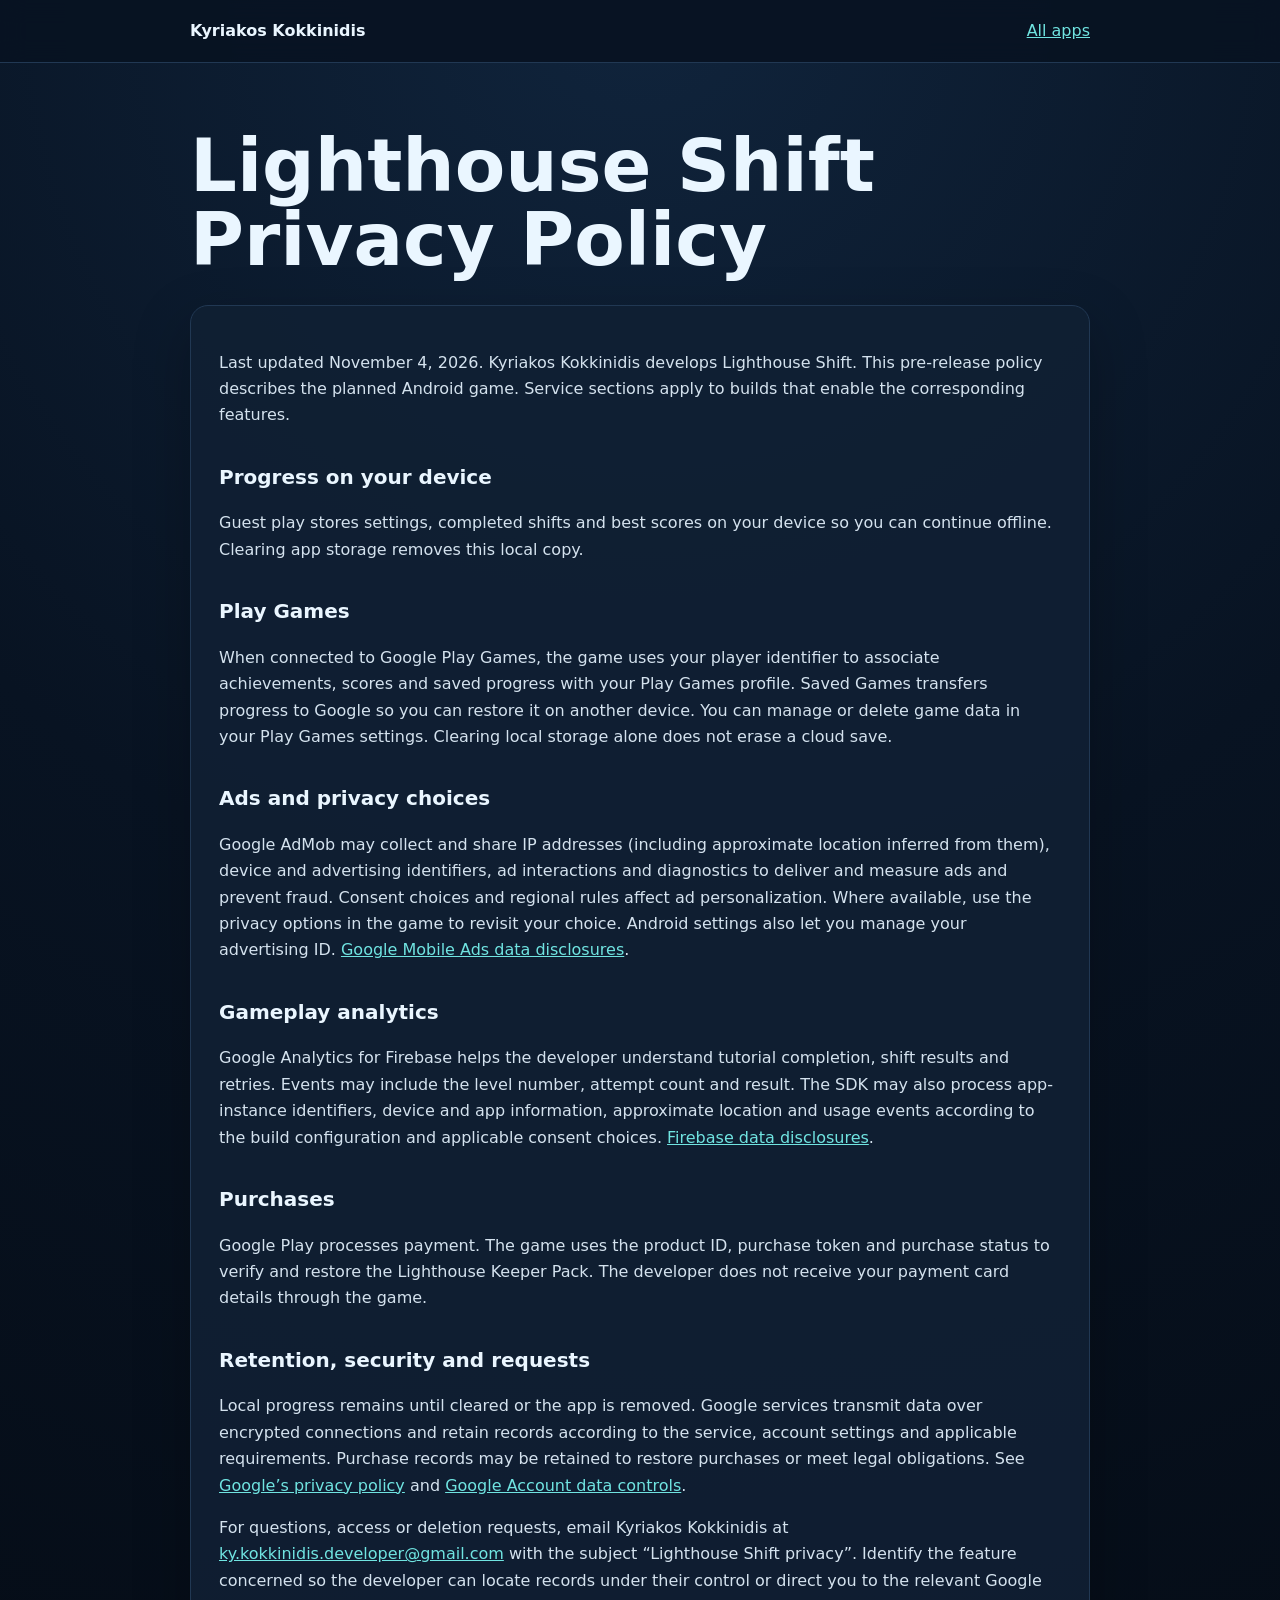
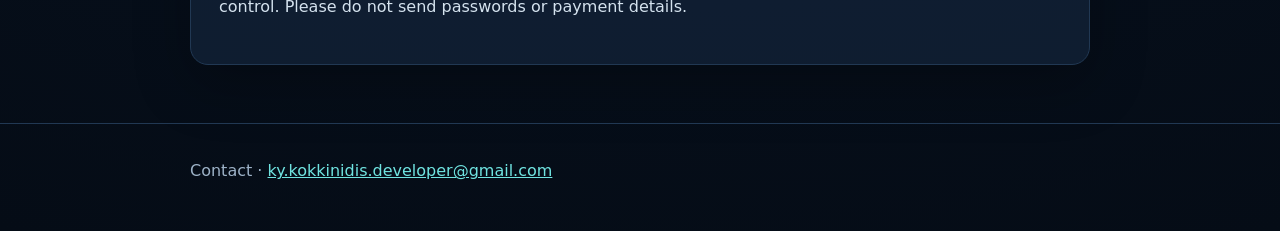
<file: lighthouseshift/privacy.html>
<!doctype html>
<html lang="en"><head><meta charset="utf-8"><meta name="viewport" content="width=device-width,initial-scale=1"><title>Lighthouse Shift Privacy Policy — Kyriakos Kokkinidis</title><link rel="stylesheet" href="../shapefall3d/styles.css"></head><body>
<header><div class="wrap"><strong>Kyriakos Kokkinidis</strong><a href="../">All apps</a></div></header>
<main class="wrap"><section class="hero"><h1>Lighthouse Shift Privacy Policy</h1></section><section class="card"><p>Last updated November 4, 2026. Kyriakos Kokkinidis develops Lighthouse Shift. This pre-release policy describes the planned Android game. Service sections apply to builds that enable the corresponding features.</p>
<h2>Progress on your device</h2><p>Guest play stores settings, completed shifts and best scores on your device so you can continue offline. Clearing app storage removes this local copy.</p>
<h2>Play Games</h2><p>When connected to Google Play Games, the game uses your player identifier to associate achievements, scores and saved progress with your Play Games profile. Saved Games transfers progress to Google so you can restore it on another device. You can manage or delete game data in your Play Games settings. Clearing local storage alone does not erase a cloud save.</p>
<h2>Ads and privacy choices</h2><p>Google AdMob may collect and share IP addresses (including approximate location inferred from them), device and advertising identifiers, ad interactions and diagnostics to deliver and measure ads and prevent fraud. Consent choices and regional rules affect ad personalization. Where available, use the privacy options in the game to revisit your choice. Android settings also let you manage your advertising ID. <a href="https://developers.google.com/admob/android/privacy/play-data-disclosure">Google Mobile Ads data disclosures</a>.</p>
<h2>Gameplay analytics</h2><p>Google Analytics for Firebase helps the developer understand tutorial completion, shift results and retries. Events may include the level number, attempt count and result. The SDK may also process app-instance identifiers, device and app information, approximate location and usage events according to the build configuration and applicable consent choices. <a href="https://firebase.google.com/docs/android/play-data-disclosure">Firebase data disclosures</a>.</p>
<h2>Purchases</h2><p>Google Play processes payment. The game uses the product ID, purchase token and purchase status to verify and restore the Lighthouse Keeper Pack. The developer does not receive your payment card details through the game.</p>
<h2>Retention, security and requests</h2><p>Local progress remains until cleared or the app is removed. Google services transmit data over encrypted connections and retain records according to the service, account settings and applicable requirements. Purchase records may be retained to restore purchases or meet legal obligations. See <a href="https://policies.google.com/privacy">Google’s privacy policy</a> and <a href="https://myaccount.google.com/data-and-privacy">Google Account data controls</a>.</p><p>For questions, access or deletion requests, email Kyriakos Kokkinidis at <a href="mailto:ky.kokkinidis.developer@gmail.com">ky.kokkinidis.developer@gmail.com</a> with the subject “Lighthouse Shift privacy”. Identify the feature concerned so the developer can locate records under their control or direct you to the relevant Google control. Please do not send passwords or payment details.</p></section></main><footer><div class="wrap">Contact · <a href="mailto:ky.kokkinidis.developer@gmail.com">ky.kokkinidis.developer@gmail.com</a></div></footer></body></html>
</file>
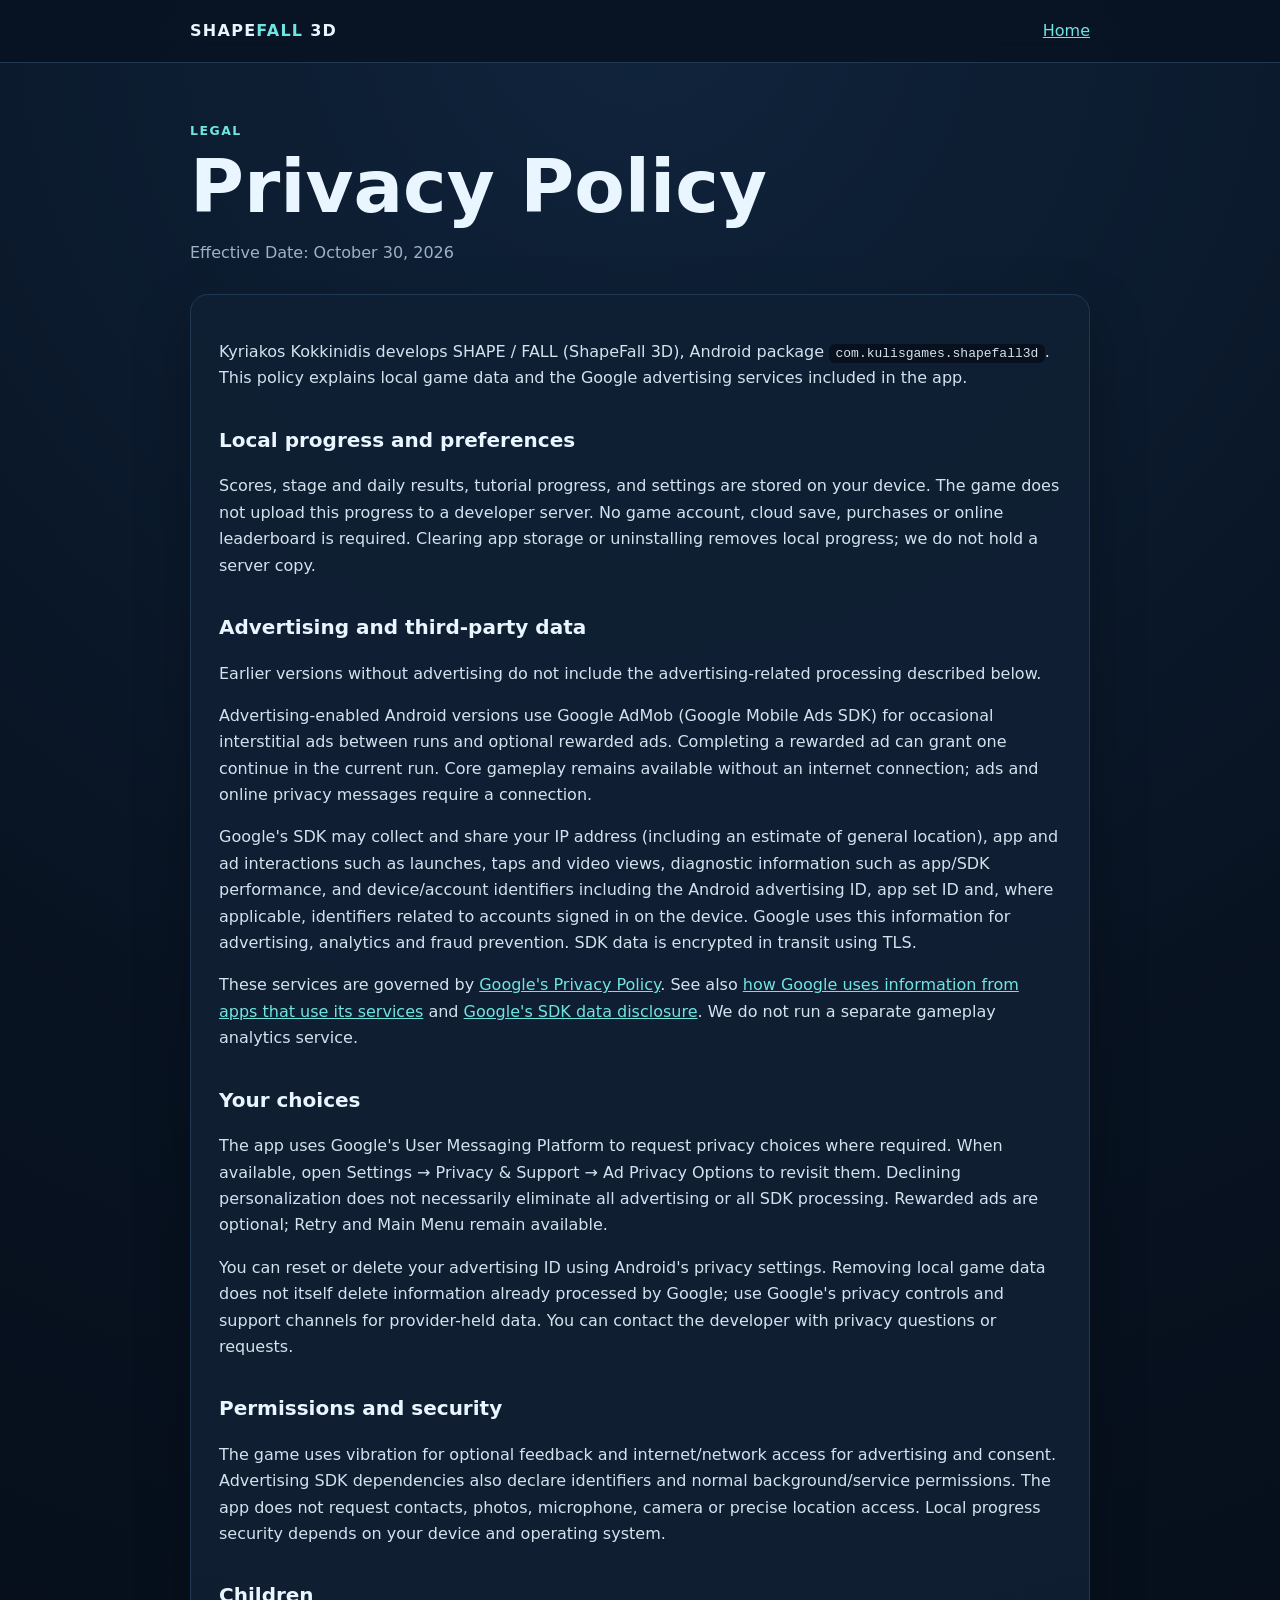
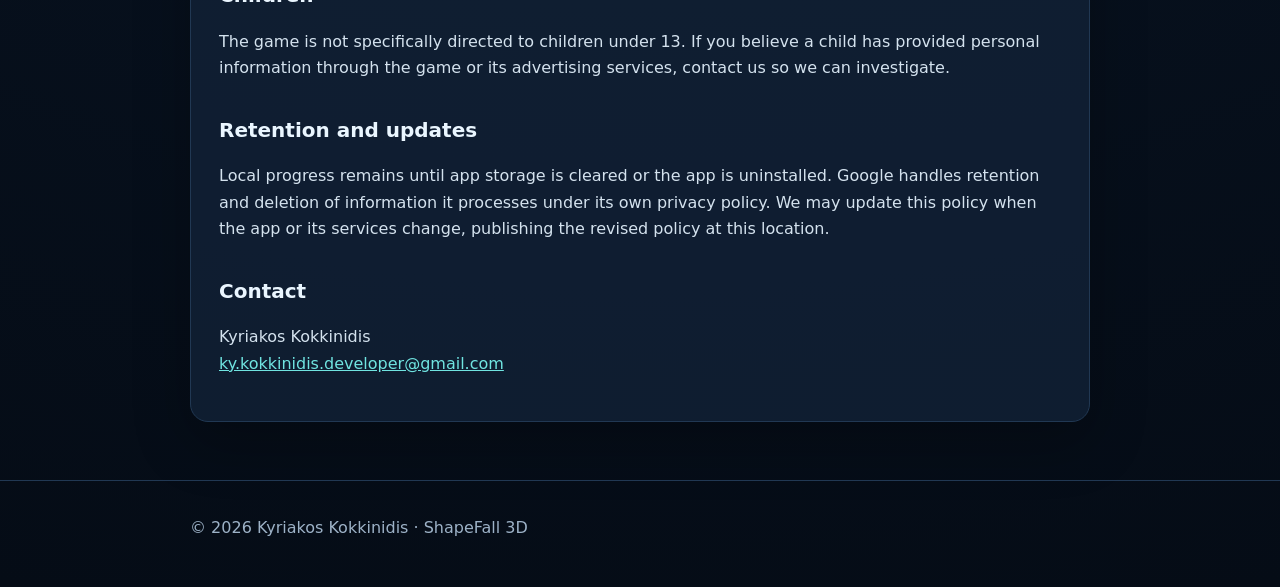
<file: shapefall3d/privacy.html>
<!doctype html>
<html lang="en">
<head>
  <meta charset="utf-8">
  <meta name="viewport" content="width=device-width,initial-scale=1">
  <title>Privacy Policy — ShapeFall 3D</title>
  <meta name="description" content="Privacy Policy for ShapeFall 3D by Kyriakos Kokkinidis.">
  <link rel="stylesheet" href="styles.css">
</head>
<body>
<header><div class="wrap"><div class="brand">SHAPE<span class="accent">FALL</span> 3D</div><a href="index.html">Home</a></div></header>
<main class="wrap">
  <section class="hero">
    <div class="eyebrow">Legal</div>
    <h1>Privacy Policy</h1>
    <p class="muted">Effective Date: October 30, 2026</p>
  </section>
  <article class="card">
    <p>Kyriakos Kokkinidis develops SHAPE / FALL (ShapeFall 3D), Android package <code>com.kulisgames.shapefall3d</code>. This policy explains local game data and the Google advertising services included in the app.</p>
    <h2>Local progress and preferences</h2>
    <p>Scores, stage and daily results, tutorial progress, and settings are stored on your device. The game does not upload this progress to a developer server. No game account, cloud save, purchases or online leaderboard is required. Clearing app storage or uninstalling removes local progress; we do not hold a server copy.</p>
    <h2>Advertising and third-party data</h2>
    <p>Earlier versions without advertising do not include the advertising-related processing described below.</p>
    <p>Advertising-enabled Android versions use Google AdMob (Google Mobile Ads SDK) for occasional interstitial ads between runs and optional rewarded ads. Completing a rewarded ad can grant one continue in the current run. Core gameplay remains available without an internet connection; ads and online privacy messages require a connection.</p>
    <p>Google's SDK may collect and share your IP address (including an estimate of general location), app and ad interactions such as launches, taps and video views, diagnostic information such as app/SDK performance, and device/account identifiers including the Android advertising ID, app set ID and, where applicable, identifiers related to accounts signed in on the device. Google uses this information for advertising, analytics and fraud prevention. SDK data is encrypted in transit using TLS.</p>
    <p>These services are governed by <a href="https://policies.google.com/privacy">Google's Privacy Policy</a>. See also <a href="https://policies.google.com/technologies/partner-sites">how Google uses information from apps that use its services</a> and <a href="https://developers.google.com/admob/android/next-gen/privacy/play-data-disclosure">Google's SDK data disclosure</a>. We do not run a separate gameplay analytics service.</p>
    <h2>Your choices</h2>
    <p>The app uses Google's User Messaging Platform to request privacy choices where required. When available, open Settings → Privacy &amp; Support → Ad Privacy Options to revisit them. Declining personalization does not necessarily eliminate all advertising or all SDK processing. Rewarded ads are optional; Retry and Main Menu remain available.</p>
    <p>You can reset or delete your advertising ID using Android's privacy settings. Removing local game data does not itself delete information already processed by Google; use Google's privacy controls and support channels for provider-held data. You can contact the developer with privacy questions or requests.</p>
    <h2>Permissions and security</h2>
    <p>The game uses vibration for optional feedback and internet/network access for advertising and consent. Advertising SDK dependencies also declare identifiers and normal background/service permissions. The app does not request contacts, photos, microphone, camera or precise location access. Local progress security depends on your device and operating system.</p>
    <h2>Children</h2>
    <p>The game is not specifically directed to children under 13. If you believe a child has provided personal information through the game or its advertising services, contact us so we can investigate. </p>
    <h2>Retention and updates</h2>
    <p>Local progress remains until app storage is cleared or the app is uninstalled. Google handles retention and deletion of information it processes under its own privacy policy. We may update this policy when the app or its services change, publishing the revised policy at this location.</p>
    <h2>Contact</h2>
    <p>Kyriakos Kokkinidis<br><a href="mailto:ky.kokkinidis.developer@gmail.com">ky.kokkinidis.developer@gmail.com</a></p>
  </article>
</main>
<footer><div class="wrap">© 2026 Kyriakos Kokkinidis · ShapeFall 3D</div></footer>
</body>
</html>
</file>
<file: shapefall3d/styles.css>
:root{--bg:#081322;--panel:#102034;--text:#eaf6ff;--muted:#9db2c7;--cyan:#70e4e1;--gold:#f4c86a;--border:#213853}*{box-sizing:border-box}body{margin:0;background:radial-gradient(circle at top,#10243c 0,#081322 48%,#050c16 100%);color:var(--text);font-family:Inter,system-ui,-apple-system,BlinkMacSystemFont,"Segoe UI",sans-serif;line-height:1.65}.wrap{width:min(900px,calc(100% - 32px));margin:auto}header{border-bottom:1px solid var(--border);background:rgba(8,19,34,.92);backdrop-filter:blur(12px)}header .wrap{display:flex;justify-content:space-between;align-items:center;padding:18px 0}.brand{font-weight:800;letter-spacing:.08em}.accent{color:var(--cyan)}main{padding:58px 0}.hero{margin-bottom:28px}.eyebrow{color:var(--cyan);font-weight:700;letter-spacing:.12em;text-transform:uppercase;font-size:.78rem}h1{font-size:clamp(2.3rem,7vw,4.6rem);line-height:1;margin:.5rem 0 1rem}h2{margin-top:2rem;font-size:1.25rem}.card{background:rgba(16,32,52,.9);border:1px solid var(--border);border-radius:18px;padding:28px;box-shadow:0 20px 55px rgba(0,0,0,.25)}p,li{color:#d4e2ee}.muted{color:var(--muted)}a{color:var(--cyan)}code{background:#07101c;padding:.15rem .4rem;border-radius:6px}.meta{display:flex;gap:12px;flex-wrap:wrap}.pill{border:1px solid var(--border);border-radius:999px;padding:6px 10px;color:var(--muted);font-size:.85rem}footer{padding:34px 0 46px;color:var(--muted);border-top:1px solid var(--border)}@media(max-width:640px){main{padding-top:36px}.card{padding:20px}header .wrap{align-items:flex-start;gap:8px;flex-direction:column}}
</file>
<file: i-thiteia-mou/styles.css>
:root {
  --bg: #0b1220;
  --panel: #111827;
  --text: #e5e7eb;
  --muted: #9ca3af;
  --accent: #60a5fa;
  --border: #263041;
}
* { box-sizing: border-box; }
body {
  margin: 0;
  font-family: Inter, system-ui, -apple-system, BlinkMacSystemFont, "Segoe UI", sans-serif;
  background: var(--bg);
  color: var(--text);
  line-height: 1.65;
}
.container { width: min(960px, calc(100% - 32px)); margin: 0 auto; }
header { border-bottom: 1px solid var(--border); background: rgba(11,18,32,.95); position: sticky; top: 0; backdrop-filter: blur(10px); }
nav { display: flex; gap: 18px; align-items: center; justify-content: space-between; padding: 16px 0; }
nav .links { display: flex; gap: 16px; flex-wrap: wrap; }
a { color: var(--accent); text-decoration: none; }
a:hover { text-decoration: underline; }
.hero { padding: 72px 0 40px; }
.card { background: var(--panel); border: 1px solid var(--border); border-radius: 16px; padding: 24px; margin: 20px 0; }
h1, h2, h3 { line-height: 1.2; }
h1 { font-size: clamp(2rem, 5vw, 3.6rem); margin: 0 0 16px; }
h2 { margin-top: 34px; }
.muted { color: var(--muted); }
.badge { display: inline-block; border: 1px solid var(--border); border-radius: 999px; padding: 6px 10px; color: var(--muted); font-size: .9rem; }
footer { border-top: 1px solid var(--border); margin-top: 56px; padding: 28px 0 50px; color: var(--muted); }
code { background: #0f172a; padding: 2px 6px; border-radius: 6px; }
ul { padding-left: 22px; }
.lang-block { margin-top: 30px; }
.notice { border-left: 4px solid var(--accent); padding-left: 16px; }
.button{display:inline-block;background:#60a5fa;color:#081120;padding:12px 20px;border-radius:12px;font-weight:700}.button:hover{background:#93c5fd;text-decoration:none}.feature-grid{display:grid;grid-template-columns:repeat(3,1fr);gap:24px}.card h2:first-child{margin-top:0}.membership{border-color:#b99545}a:focus-visible{outline:3px solid #fbbf24;outline-offset:4px}header{z-index:10}@media(max-width:640px){nav{align-items:flex-start;flex-direction:column;gap:10px}.hero{padding-top:40px}.feature-grid{grid-template-columns:1fr;gap:0}.card{padding:20px}code{overflow-wrap:anywhere}}
</file>
